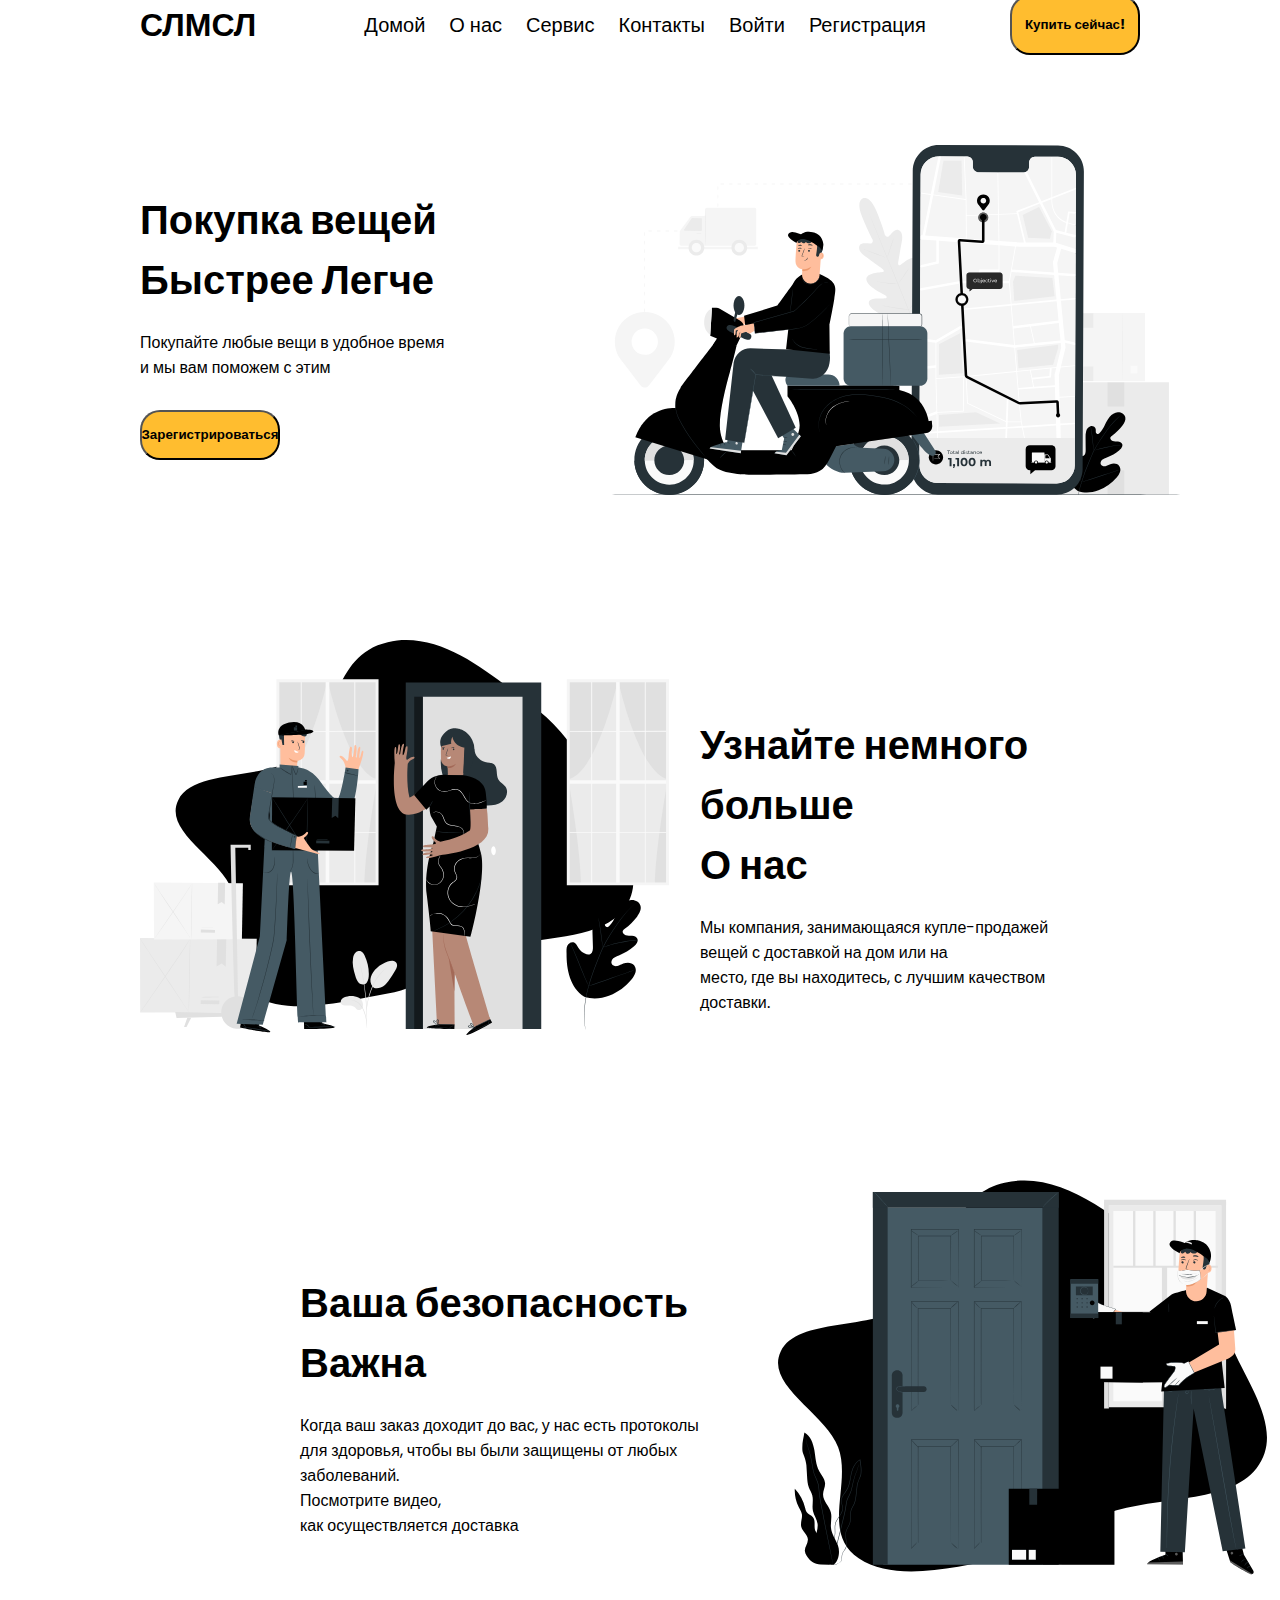
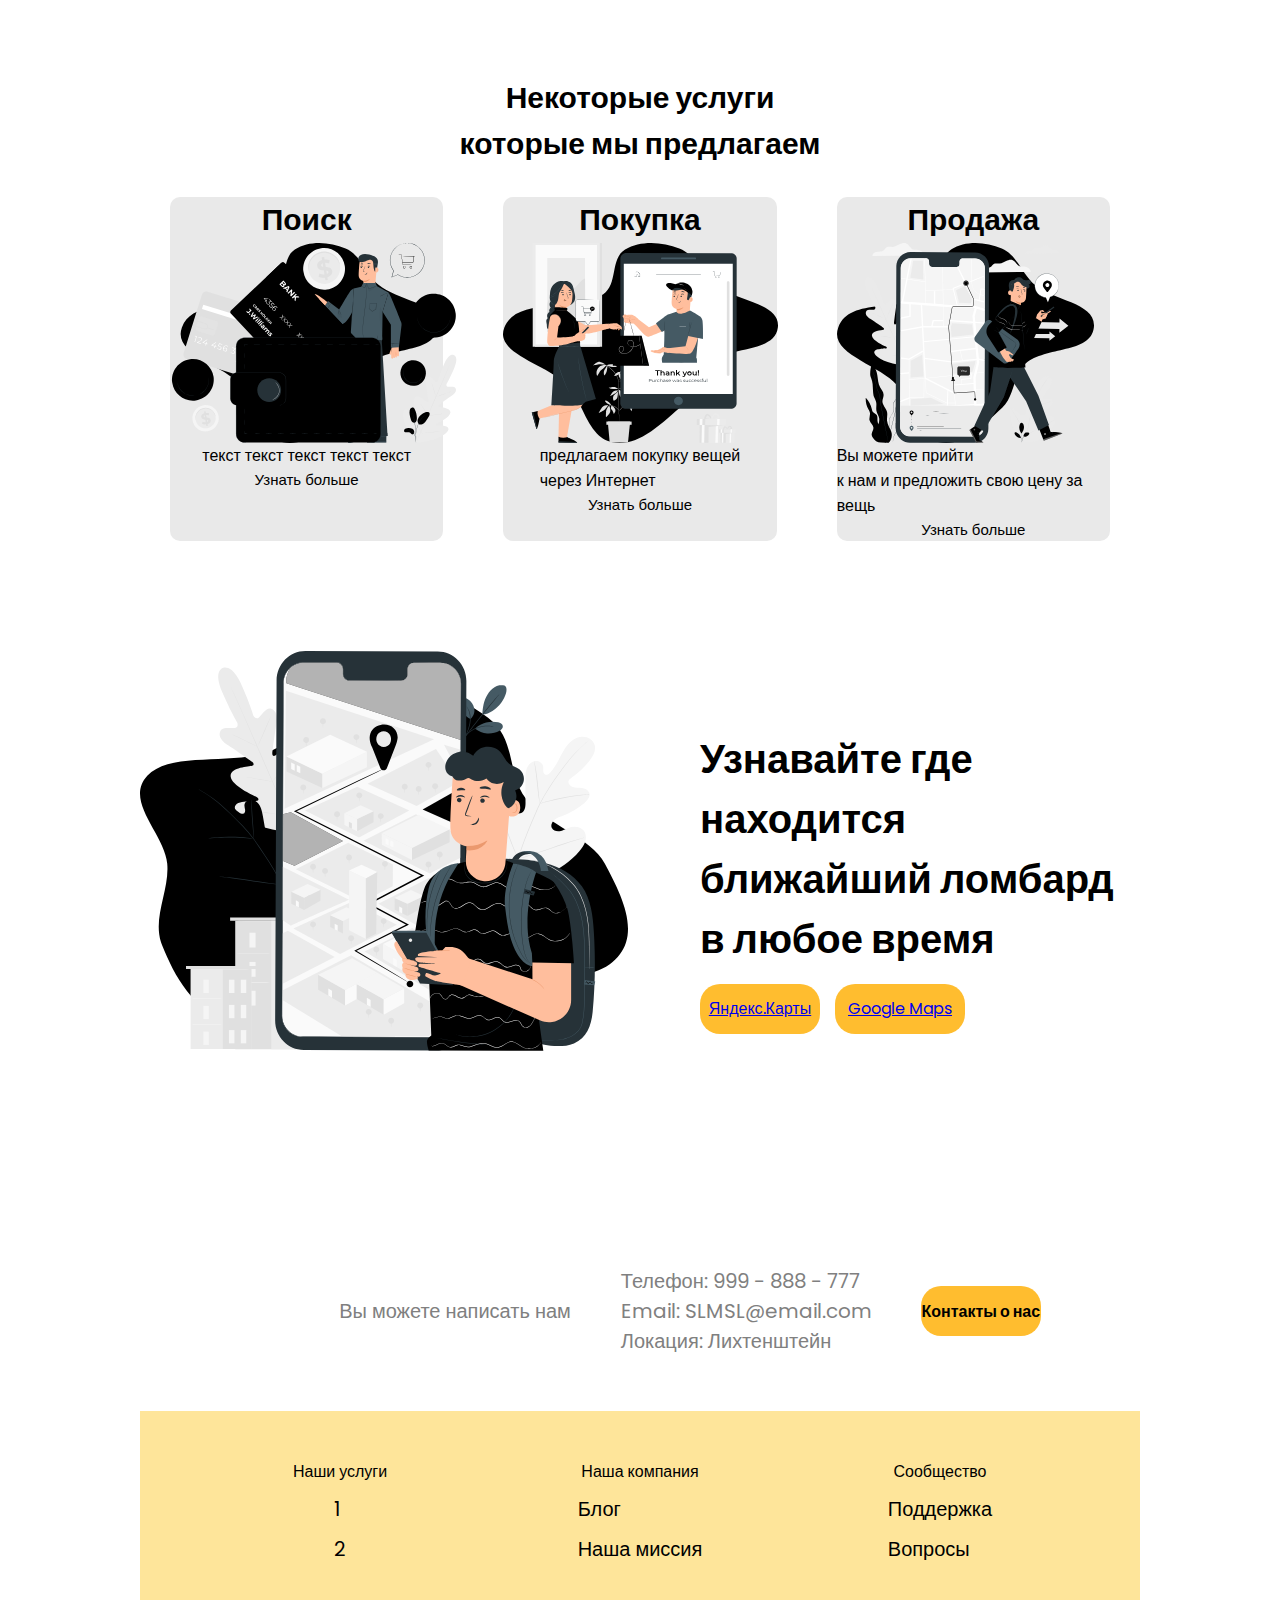
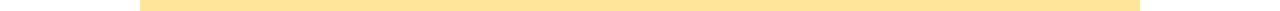
<file: index.html>
<!DOCTYPE html>
<html lang="en">

<head>
    <meta charset="UTF-8">
    <meta http-equiv="X-UA-Compatible" content="IE=edge">
    <meta name="viewport" content="width=device-width, initial-scale=1.0">
    <title>SLMSL</title>
    <link rel="preconnect" href="https://fonts.googleapis.com">
    <link rel="preconnect" href="https://fonts.gstatic.com" crossorigin>
    <link
        href="https://fonts.googleapis.com/css2?family=Fruktur&family=Poppins:ital,wght@0,100;0,200;0,300;0,400;0,500;0,600;0,700;0,800;0,900;1,100;1,200;1,300;1,400;1,500;1,600;1,700;1,800;1,900&display=swap"
        rel="stylesheet">

    <link rel="stylesheet" href="Delivery.css">
</head>
<body>
    <div class="site">
        <section class="site__wrapper">
            <div class="site_menu">
                <div class="menu__logo">
                    СЛМСЛ
                </div>
                <div class="menu__list">
                <a class="menu__link" href="index.html">Домой</a>
                <a class="menu__link" href="#about_us" >О нас</a>
                <a class="menu__link" href="#service" >Сервис</a>
                <a class="menu__link" href="#contacts" >Контакты</a>
                <a class="menu__link" href="enter.html" >Войти</a>
                <a class="menu__link" href="register.html" >Регистрация</a>
            </div>
            <button class="Button1" id="alert"><b>Купить сейчас!</b></button>
            </div>
            <div class="site_content">
                <div class="slider1">
                    <div class="slider__block1">
                        <div class="main1">
                            <div class="Golova1"><b>Покупка вещей<br>Быстрее Легче</b></div>
                            <div class="Text1">Покупайте любые вещи в удобное время<br>и мы вам поможем с этим
                            </div>
                            <button class="Button2" id="reg"><b>Зарегистрироваться</b></button>
                        </div>
                        <div class="image1">
                            <img src="img/home-ilustration.svg">
                        </div>
                        </div>
                    </div>
                    <div id="about_us" class="slider2">
                        <div class="slider__block2">
                            <div class="image2">
                                <img src="img/about-ilustration.svg">
                            </div>
                            <div class="main2">
                                <div class="Golova2"><b>Узнайте немного больше
                                <br> О нас</b></div>
                                <div class="Text2">Мы компания, занимающаяся купле-продажей<br>вещей с доставкой на дом или на <br>место, где вы находитесь, с лучшим качеством
                                <br>доставки.</div>
                            </div>
                            </div>
                        </div>
                        <div class="slider3">
                            <div class="slider__block3">
                                <div class="main3">
                                    <div class="Golova3"><b>Ваша безопасность<br>Важна</b></div>
                                    <div class="Text3">Когда ваш заказ доходит до вас, у нас есть протоколы<br>для здоровья, чтобы вы были защищены от любых заболеваний.<br>Посмотрите видео,<br>как осуществляется доставка</div>
                                </div>
                                <div class="image3">
                                    <img src="img/security-ilustration.svg">
                                </div>
                                </div>
                            </div>
                            <div id="service" class="slider4">
                                <div class="slider__block4">
                                    <div class="Golova4"><b>Некоторые услуги</b></div>
                                    <div class="Golova4_1"><b>которые мы предлагаем</b></div>
                                    <div class="Services">
                                        <div class="service">
                                            <div class="golova_Service"><b>Поиск</b></div>
                                            <div class="img_Service"><img src="img/services1-ilustration.svg"></div>
                                            <div class="text_Service">текст текст текст текст текст</div>
                                            <div class="Learn_Service">Узнать больше</div>
                                        </div>
                                        <div class="service">
                                            <div class="golova_Service"><b>Покупка</b></div>
                                            <div class="img_Service"><img src="img/services2-ilustration.svg"></div>
                                            <div class="text_Service">предлагаем покупку вещей<br>через Интернет</div>
                                            <div class="Learn_Service">Узнать больше</div>
                                        </div>
                                        <div class="service">
                                            <div class="golova_Service"><b>Продажа</b></div>
                                            <div class="img_Service"><img src="img/services3-ilustration.svg"></div>
                                            <div class="text_Service">Вы можете прийти<br>к нам и предложить свою цену за вещь</div>
                                            <div class="Learn_Service">Узнать больше</div>
                                        </div>
                                    </div>
                                </div>
                    </div>
                    <div class="slider5">
                        <div class="slider__block5">
                            <div class="image5">
                                <img src="img/app-ilustration.svg">
                            </div>
                            <div class="main5">
                                <div class="Golova5"><b>Узнавайте где находится ближайший ломбард<br>в любое время</b></div>
                                    <div class="Stores">
                                        <div class="Yandex"><a href="https://yandex.ru/maps/">Яндекс.Карты</a></div>
                                        <div class="Google"><a href="https://www.google.ru/maps/"> Google Maps</a></div>
                                    </div>
                            </div>
                            </div>
                        </div>
                        <div id="contacts" class="Contacts">
                            <div class="text_cont">Вы можете написать нам</div>
                            <div class="cont">
                                <div class="telephone">Телефон: 999 - 888 - 777</div>
                                <div class="email">Email: SLMSL@email.com</div>
                                <div class="Loc">Локация: Лихтенштейн</div>
                            </div>
                            <div class="contact_button"><b>Контакты о нас</b></div>
                        </div>
                        <div class="slider6">
                            <div class="Our_services">
                                <div class="Golova6">Наши услуги</div>
                                <div class="Our_services_info">
                                    <div class="service1">1</div>
                                    <div class="service1">2</div>
                                </div>
                            </div>
                            <div class="Our_company">
                                <div class="Golova6">Наша компания</div>
                                <div class="Our_company_info">
                                    <div class="service1">Блог</div>
                                    <div class="service1">Наша миссия</div>
                                </div>
                            </div>
                            <div class="Community">
                                <div class="Golova6">Сообщество</div>
                                <div class="Community_info">
                                    <div class="service1">Поддержка</div>
                                    <div class="service1">Вопросы</div>
                                </div>
                            </div>
                        </div>
                </div>
            </div>
        </section>
    </div>
</body>
<script>
    document.getElementById('reg').addEventListener('click', function() {
        window.location.href = 'register.html';
    });
    document.getElementById('alert').addEventListener('click', function() {
        alert('Вы еще не зашли в аккаунт!!! Пройдите регистрацию, если у вас еще нет аккаунта');
    });
</script>
</html>
</file>
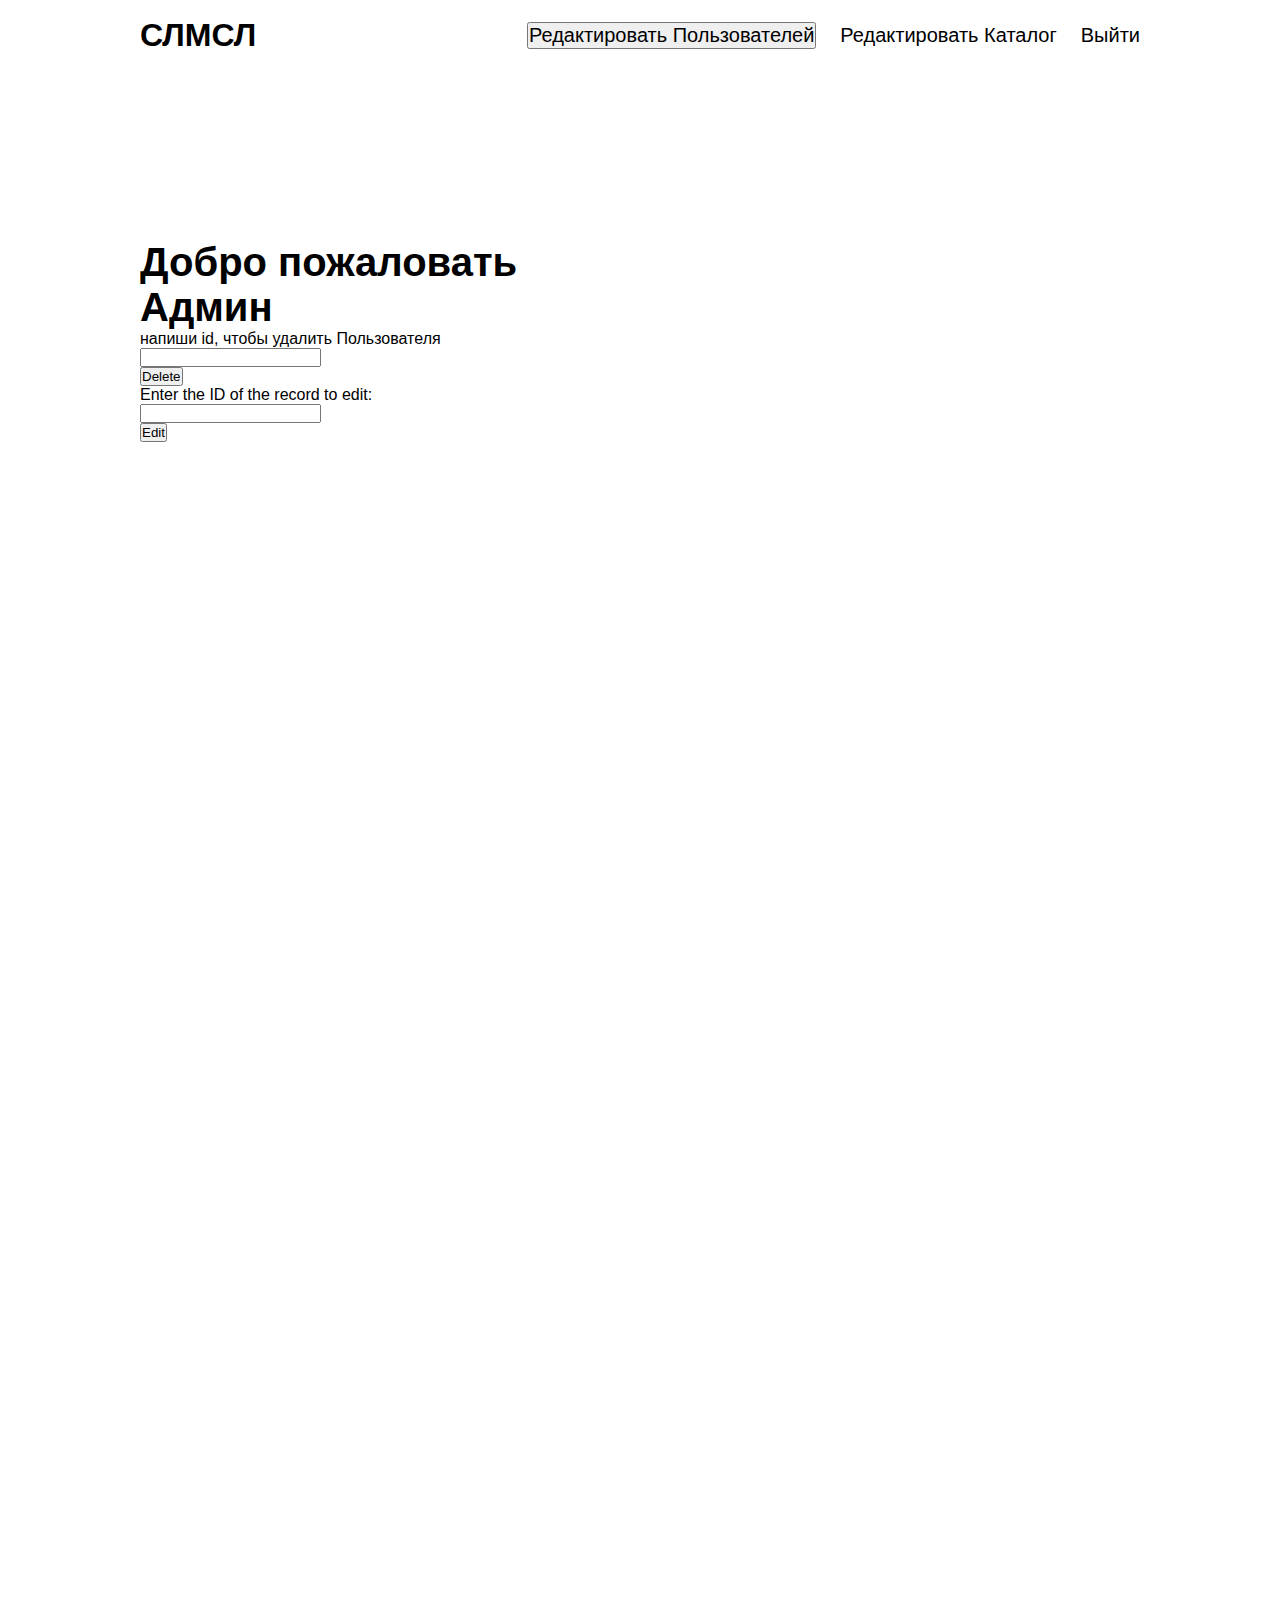
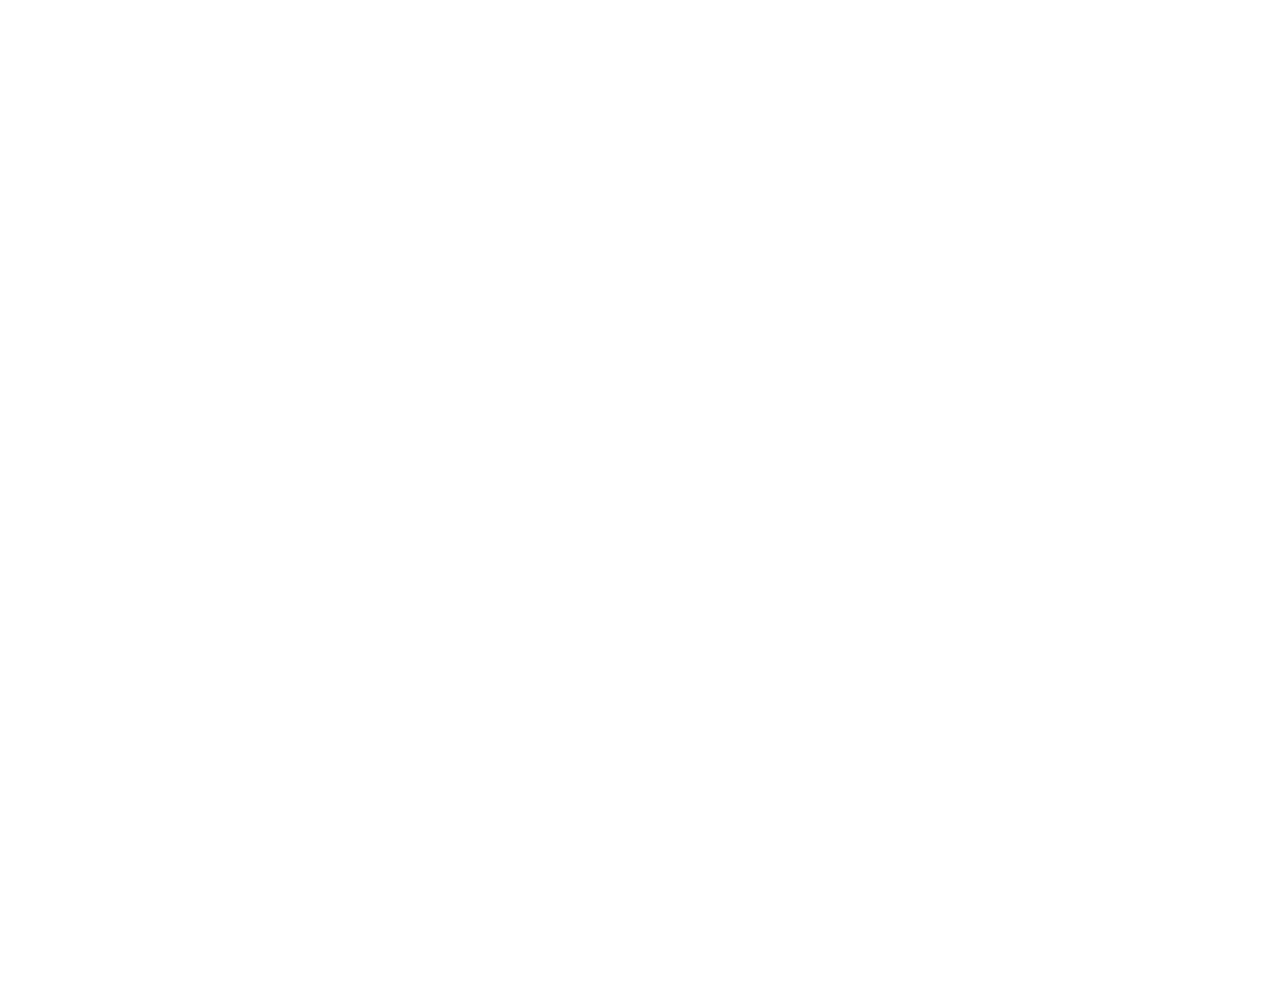
<file: admin1.html>
<!DOCTYPE html>
<html lang="en">
<head>
    <meta charset="UTF-8">
    <meta http-equiv="X-UA-Compatible" content="IE=edge">
    <meta name="viewport" content="width=device-width, initial-scale=1.0">
    <title>Admin</title>
    <link rel="stylesheet" href="admin.css">
</head>
<div class="site">
    <section class="site__wrapper">
        <div class="site_menu">
            <div class="menu__logo">
                СЛМСЛ
            </div>
            <div class="menu__list">
            <form method="post" action="redactor_user.php">
            <button type="submit" name="commit" class="menu__link">Редактировать Пользователей</button>
        </form>
        <form method="post" action="enter.php">
            <label  class="menu__link">Редактировать Каталог</label>
        </form >
            <a class="menu__link" href="index.html" >Выйти</a>
            </div>
        </div>
        <div class="site_content">
            <div class="slider1">
                <div class="slider__block1">
                    <div class="main1">
                        <div class="Golova1"><b>Добро пожаловать<br>Админ</b></div>
                        <form action="delete.php" method="post">
                            <label for="id">напиши id, чтобы удалить Пользователя </label><br>
                            <input type="text" id="id" name="id"><br>
                            <input type="submit" value="Delete">
                        </form>
                        <form action="edit.php" method="post">
                            <label for="id">Enter the ID of the record to edit:</label><br>
                            <input type="text" id="id" name="id"><br>
                            <input type="submit" value="Edit">
                        </form>
                    </div>
                    </div>
                </div>
            </div>
    </section>
</div>
</body>
</html>
</file>
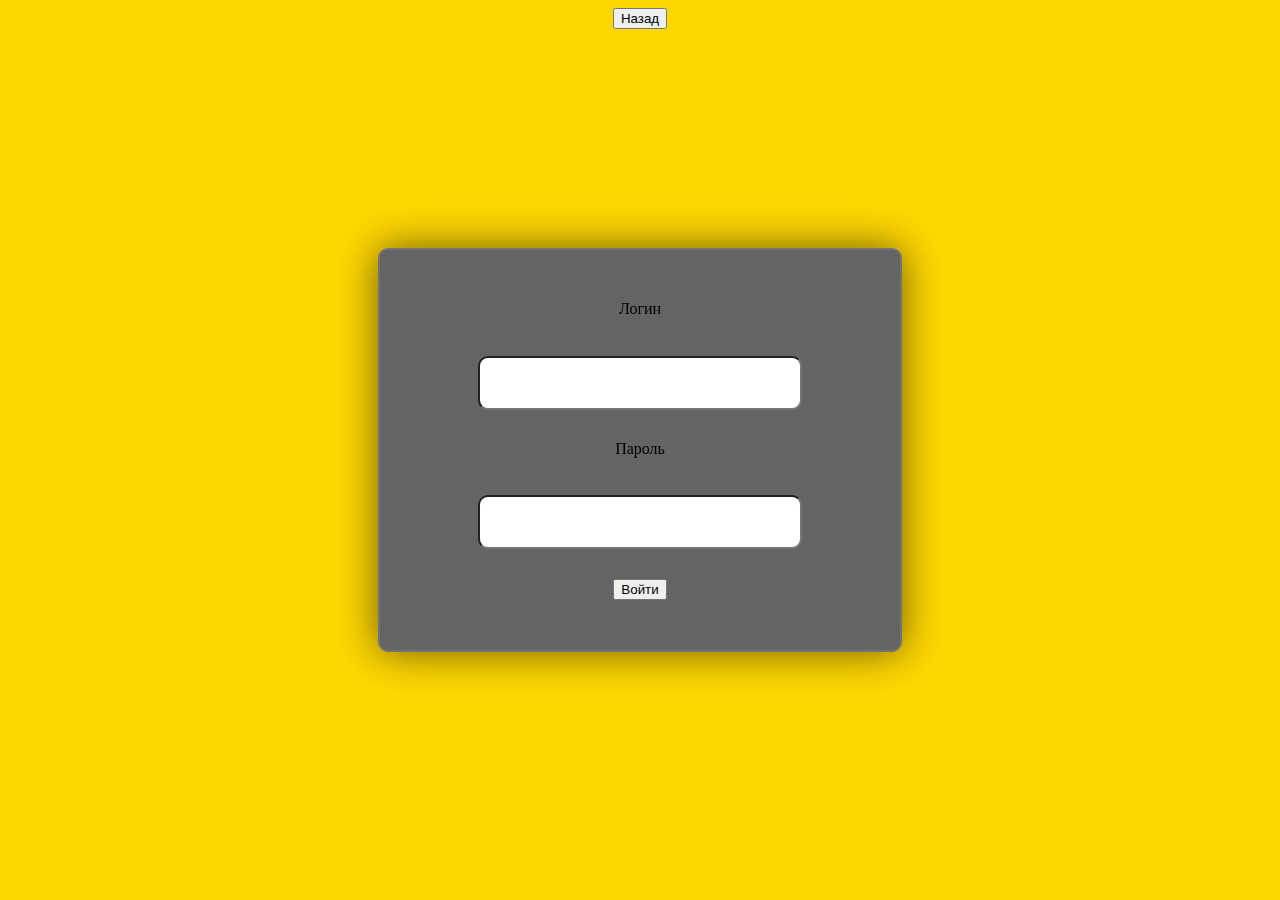
<file: enter.html>
<!DOCTYPE html>
<html lang="en">
<head>
    <meta charset="UTF-8">
    <meta http-equiv="X-UA-Compatible" content="IE=edge">
    <meta name="viewport" content="width=device-width, initial-scale=1.0">
    <title>Document</title>
    <link rel="stylesheet" href="Enter.css">
</head>
<body>
    <button id="back">Назад</button>
    <form method="post" action="enter.php" class="Form">
        <label for="login">Логин</label>
        <input type="login" name="login" value="" class="Input">
        <label for="password">Пароль</label>
        <input type="password" name="password" value="" class="Input">
        <button type="submit" name="commit" class="Button">Войти</button>
    </form>
</body>
<script>
    document.getElementById('back').addEventListener('click', function() {
        window.location.href = 'index.html';
    });
</script>
</html>
</file>
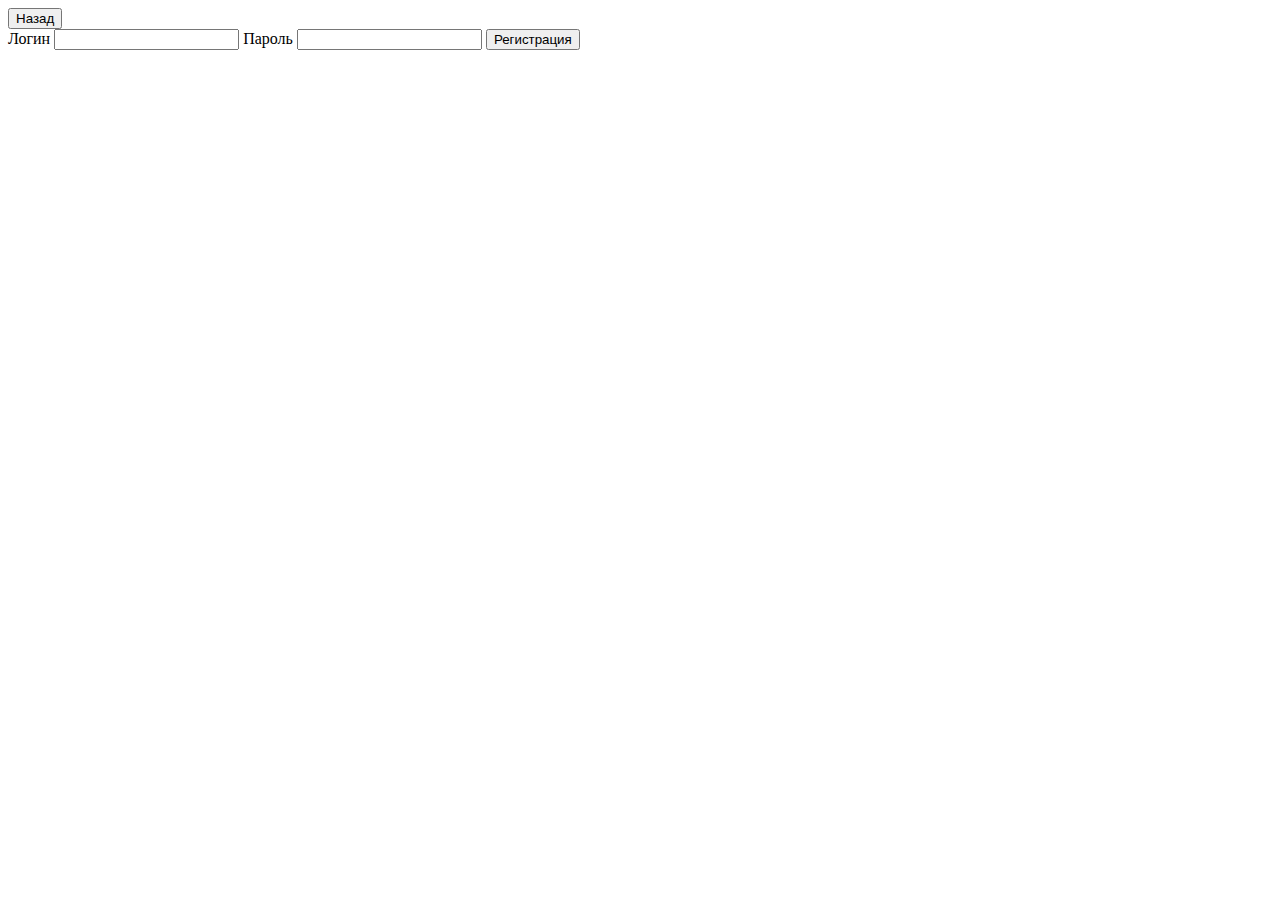
<file: register.html>
<!DOCTYPE html>
<html lang="en">
<head>
    <meta charset="UTF-8">
    <meta http-equiv="X-UA-Compatible" content="IE=edge">
    <meta name="viewport" content="width=device-width, initial-scale=1.0">
    <title>Document</title>
</head>
<body>
    <button id="back">Назад</button>
    <form method="post" action="register.php" class="Form">
        <label for="login">Логин</label>
        <input type="login" name="login" value="" class="Input">
        <label for="password">Пароль</label>
        <input type="password" name="password" value="" class="Input">
        <button type="submit" name="commit" class="Button">Регистрация</button>
    </form>
</body>
<script>
    document.getElementById('back').addEventListener('click', function() {
        window.location.href = 'index.html';
    });
</script>
</html>
</file>
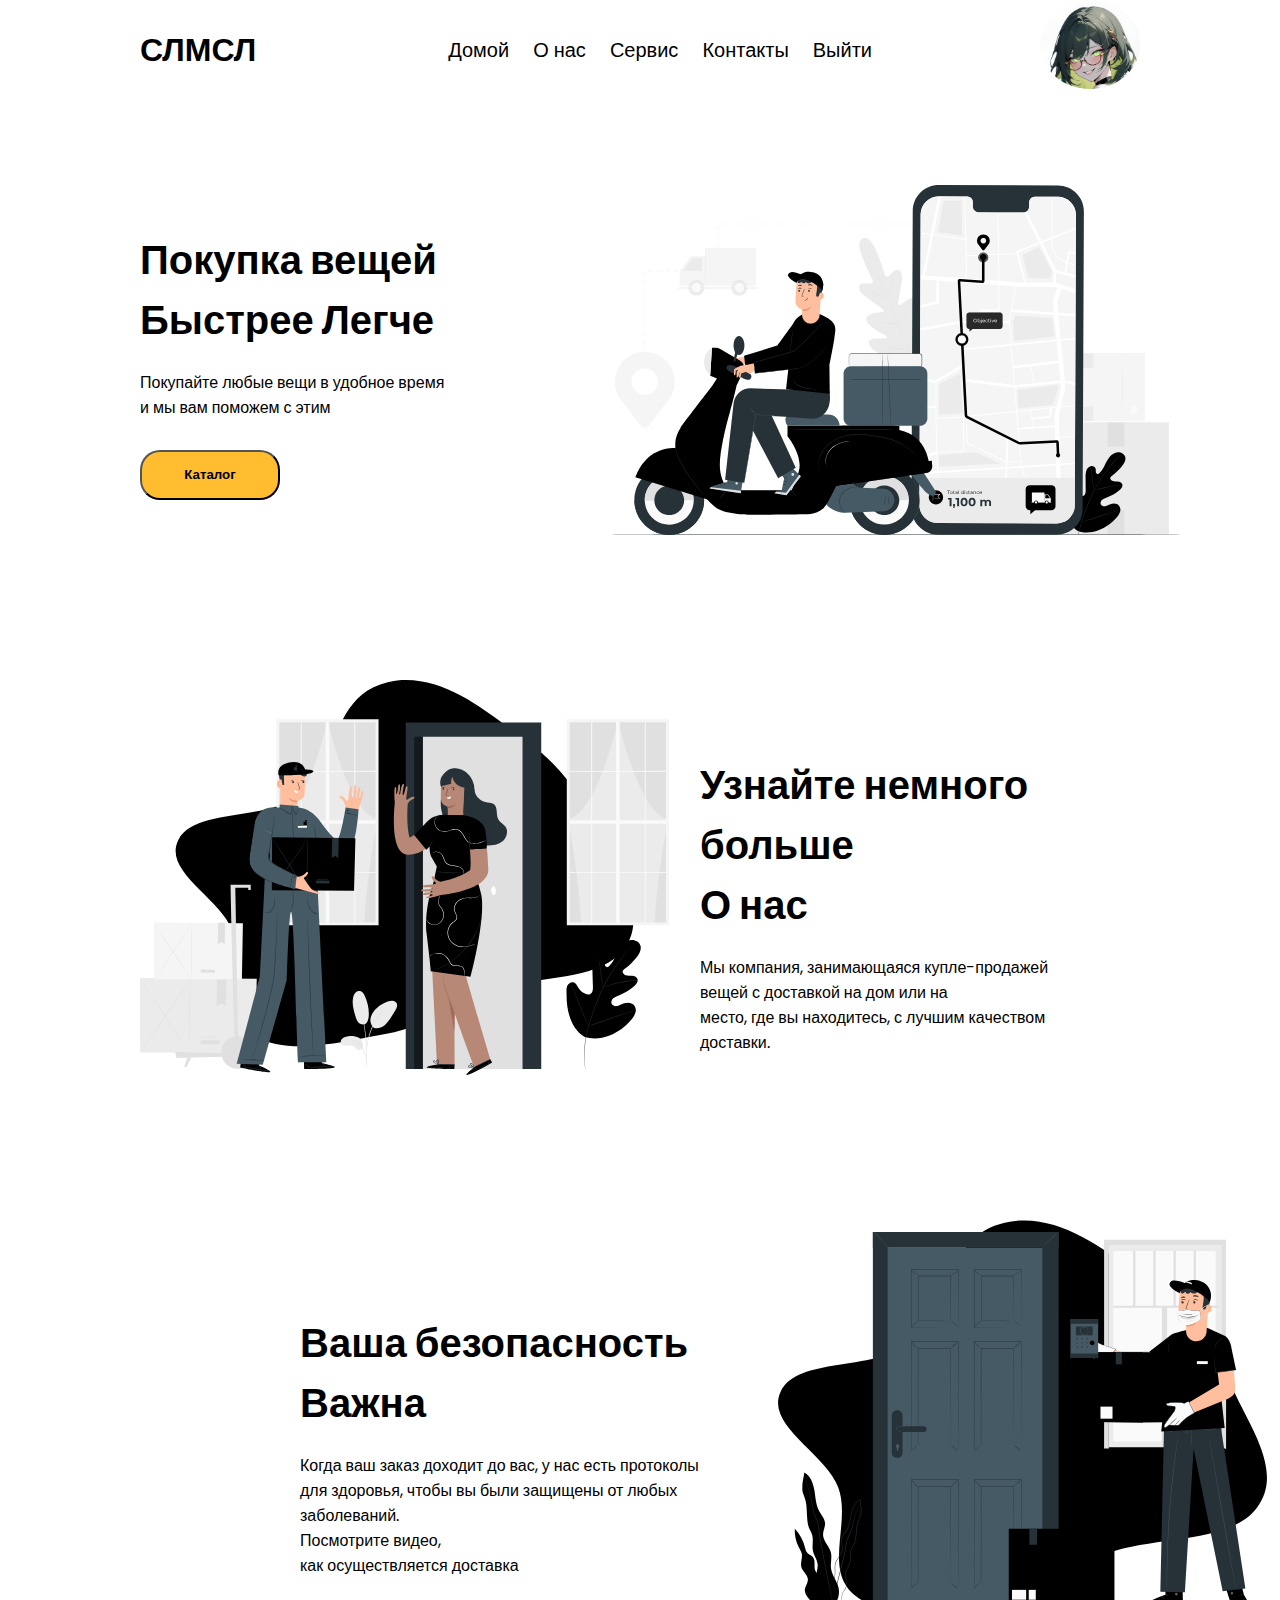
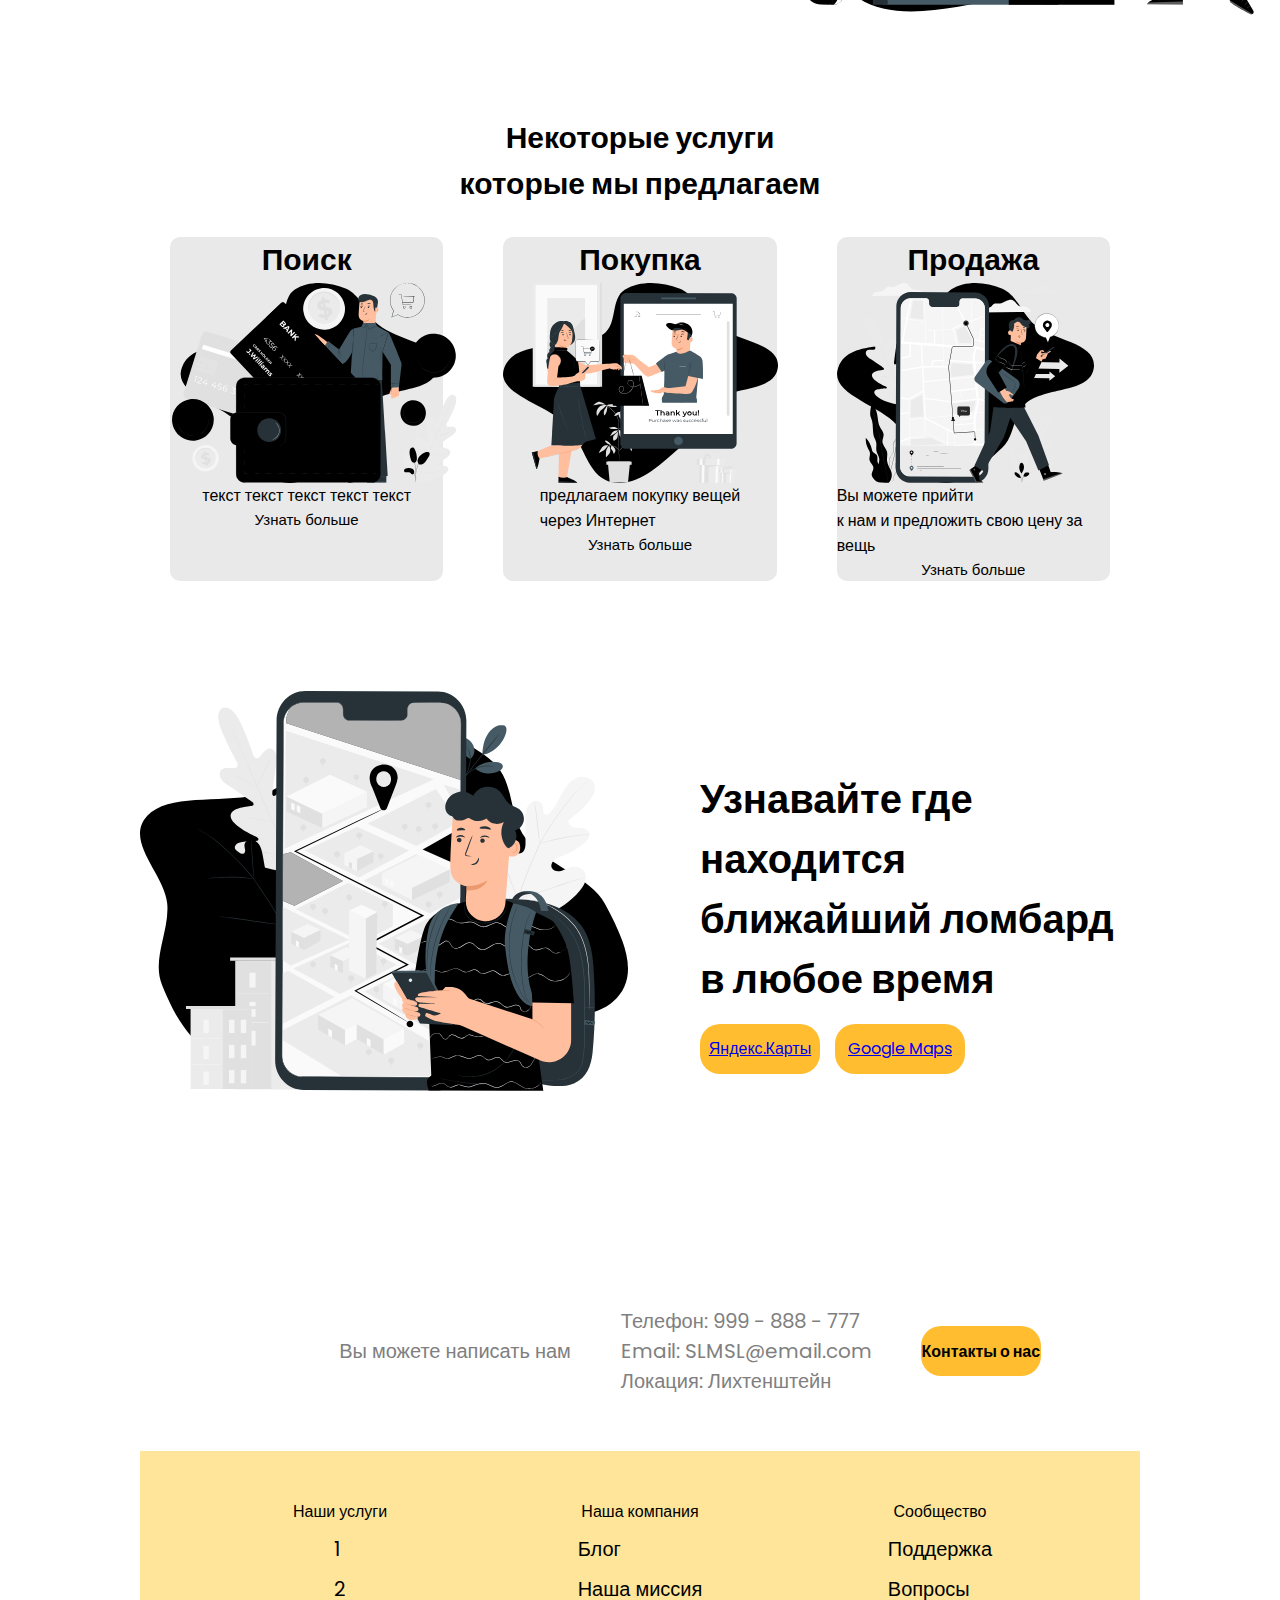
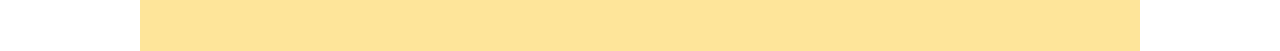
<file: user.html>
<!DOCTYPE html>
<html lang="en">

<head>
    <meta charset="UTF-8">
    <meta http-equiv="X-UA-Compatible" content="IE=edge">
    <meta name="viewport" content="width=device-width, initial-scale=1.0">
    <title>SLMSL</title>
    <link rel="preconnect" href="https://fonts.googleapis.com">
    <link rel="preconnect" href="https://fonts.gstatic.com" crossorigin>
    <link
        href="https://fonts.googleapis.com/css2?family=Fruktur&family=Poppins:ital,wght@0,100;0,200;0,300;0,400;0,500;0,600;0,700;0,800;0,900;1,100;1,200;1,300;1,400;1,500;1,600;1,700;1,800;1,900&display=swap"
        rel="stylesheet">

    <link rel="stylesheet" href="User.css">
    <link rel="stylesheet" href="IMG.css">
</head>
<body>
    <div class="site">
        <section class="site__wrapper">
            <div class="site_menu">
                <div class="menu__logo">
                  СЛМСЛ
                </div>
                <div class="menu__list">
                  <a class="menu__link" href="#home">Домой</a>
                  <a class="menu__link" href="#about_us">О нас</a>
                  <a class="menu__link" href="#service">Сервис</a>
                  <a class="menu__link" href="#contacts">Контакты</a>
                  <a class="menu__link" href="index.html">Выйти</a>
                </div>
                <div class="circle-image">
                    <img src="img/bluexl-26666281-3702545042.png" alt="">
                </div>
              </div>
            <div id="home" class="site_content">
                <div class="slider1">
                    <div class="slider__block1">
                        <div class="main1">
                            <div class="Golova1"><b>Покупка вещей<br>Быстрее Легче</b></div>
                            <div class="Text1">Покупайте любые вещи в удобное время<br>и мы вам поможем с этим
                            </div>
                            <form action="catalog_user.php" method="post"><button class="Button2" id="catalog"><b>Каталог</b></button></form>
                            
                        </div>
                        <div class="image1">
                            <img src="img/home-ilustration.svg">
                        </div>
                        </div>
                    </div>
                    <div id="about_us" class="slider2">
                        <div class="slider__block2">
                            <div class="image2">
                                <img src="img/about-ilustration.svg">
                            </div>
                            <div class="main2">
                                <div class="Golova2"><b>Узнайте немного больше
                                <br> О нас</b></div>
                                <div class="Text2">Мы компания, занимающаяся купле-продажей<br>вещей с доставкой на дом или на <br>место, где вы находитесь, с лучшим качеством
                                <br>доставки.</div>
                            </div>
                            </div>
                        </div>
                        <div class="slider3">
                            <div class="slider__block3">
                                <div class="main3">
                                    <div class="Golova3"><b>Ваша безопасность<br>Важна</b></div>
                                    <div class="Text3">Когда ваш заказ доходит до вас, у нас есть протоколы<br>для здоровья, чтобы вы были защищены от любых заболеваний.<br>Посмотрите видео,<br>как осуществляется доставка</div>
                                </div>
                                <div class="image3">
                                    <img src="img/security-ilustration.svg">
                                </div>
                                </div>
                            </div>
                            <div id="service" class="slider4">
                                <div class="slider__block4">
                                    <div class="Golova4"><b>Некоторые услуги</b></div>
                                    <div class="Golova4_1"><b>которые мы предлагаем</b></div>
                                    <div class="Services">
                                        <div class="service">
                                            <div class="golova_Service"><b>Поиск</b></div>
                                            <div class="img_Service"><img src="img/services1-ilustration.svg"></div>
                                            <div class="text_Service">текст текст текст текст текст</div>
                                            <div class="Learn_Service">Узнать больше</div>
                                        </div>
                                        <div class="service">
                                            <div class="golova_Service"><b>Покупка</b></div>
                                            <div class="img_Service"><img src="img/services2-ilustration.svg"></div>
                                            <div class="text_Service">предлагаем покупку вещей<br>через Интернет</div>
                                            <div class="Learn_Service">Узнать больше</div>
                                        </div>
                                        <div class="service">
                                            <div class="golova_Service"><b>Продажа</b></div>
                                            <div class="img_Service"><img src="img/services3-ilustration.svg"></div>
                                            <div class="text_Service">Вы можете прийти<br>к нам и предложить свою цену за вещь</div>
                                            <div class="Learn_Service">Узнать больше</div>
                                        </div>
                                    </div>
                                </div>
                    </div>
                    <div class="slider5">
                        <div class="slider__block5">
                            <div class="image5">
                                <img src="img/app-ilustration.svg">
                            </div>
                            <div class="main5">
                                <div class="Golova5"><b>Узнавайте где находится ближайший ломбард<br>в любое время</b></div>
                                    <div class="Stores">
                                        <div class="Yandex"><a href="https://yandex.ru/maps/">Яндекс.Карты</a></div>
                                        <div class="Google"><a href="https://www.google.ru/maps/"> Google Maps</a></div>
                                    </div>
                            </div>
                            </div>
                        </div>
                        <div id="contacts" class="Contacts">
                            <div class="text_cont">Вы можете написать нам</div>
                            <div class="cont">
                                <div class="telephone">Телефон: 999 - 888 - 777</div>
                                <div class="email">Email: SLMSL@email.com</div>
                                <div class="Loc">Локация: Лихтенштейн</div>
                            </div>
                            <div class="contact_button"><b>Контакты о нас</b></div>
                        </div>
                        <div class="slider6">
                            <div class="Our_services">
                                <div class="Golova6">Наши услуги</div>
                                <div class="Our_services_info">
                                    <div class="service1">1</div>
                                    <div class="service1">2</div>
                                </div>
                            </div>
                            <div class="Our_company">
                                <div class="Golova6">Наша компания</div>
                                <div class="Our_company_info">
                                    <div class="service1">Блог</div>
                                    <div class="service1">Наша миссия</div>
                                </div>
                            </div>
                            <div class="Community">
                                <div class="Golova6">Сообщество</div>
                                <div class="Community_info">
                                    <div class="service1">Поддержка</div>
                                    <div class="service1">Вопросы</div>
                                </div>
                            </div>
                        </div>
                </div>
            </div>
        </section>
    </div>
</body>
<script>
</script>
</html>
</file>
<file: Delivery.css>
* {
    margin: 0;
    padding: 0;
    box-sizing: border-box;
    font-family: 'Poppins', sans-serif;
}

html, body {
    width: 100%;
    height: 100%;
}

.site {
    width: 100%;
    height: 2600px;
    background-color: white
}

.site__wrapper {
    width: 100%;
    height: 100%;
    display: flex;
    flex-wrap: nowrap;
    flex-direction: column;
    justify-content: center;
    align-items: center;
}

.slider1{
    width: 100%;
    height: 500px;
}

.slider__block1{
    margin-top: 40px;
    width: 1000px;
    height: 500px;
    display: flex;
}

.slider__wrapper {
    width: 100%;
    height: 2650px;
    display: flex;
    flex-wrap: nowrap;
    flex-direction: row;
    justify-content: space-between;
    align-items: center;
}
.main1{
    width: 460PX;
    height: 460px;
    display: flex;
    flex-direction: column;
    flex-wrap: nowrap;
    justify-content: center;
}

.site_menu{
 height: 72px;
 width: 1000px;
 display: flex;
 flex-direction: row;
    justify-content: space-between;
    align-items: center;
    flex-wrap: nowrap;   
}
.menu__logo {
display: flex;
flex-direction: row;
flex-wrap: nowrap;
align-items: center;
font-size: 32px;
font-weight: 800;
color: black;
}
.menu__link {
    margin-left: 24px;
    color: black;
    text-decoration: none;
    font-size: 20px;
}
.menu__link :hover{
    text-decoration: underline;
}
.menu__list{
    display: flex;
flex-direction: row;
flex-wrap: nowrap;
align-items: center;
}
.site_content {
    height: 2550px;
    width: 1000px;
    display: flex;
    flex-direction: column;
    flex-wrap: nowrap;
    align-items: center;
    justify-content: flex-start;
}
.site_logo{
    color: black;
    text-decoration: none;
    font-size: 32px;
    display: flex;
    justify-content: center;
    padding-top: 70px; 
}
.image1{
    margin-top: 50px;
    display: flex;
    width: 350px;
    height: 350px;
}
.Golova1{
    font-size: 40px;
}
.Text1{
    margin-top: 20px;
}
.Button1{
    height: 60px;
    width: 130px;
    border-radius: 20px;
    background-color: rgba(255, 174, 0, 0.815);
    display: flex;
    justify-content: center;
    align-items: center;
}
.Button2{
    margin-top: 30px;
    height: 50px;
    width: 140px;
    border-radius: 20px;
    background-color: rgba(255, 174, 0, 0.815);
    display: flex;
    justify-content: center;
    align-items: center;
}
.image2{
    display: flex;
    width: 400px;
    height: 400px;
}
.Golova2{
    font-size: 40px;
}
.Text2{
    margin-top: 20px;
}
.slider2{
    margin-top: 40px;
    width: 100%;
    height: 500px;
}
.slider__block2{
    margin-top: 40px;
    width: 1000px;
    height: 500px;
    display: flex;
}
.main2{
    margin-left: 160px;
    width: 460PX;
    height: 460px;
    display: flex;
    flex-direction: column;
    flex-wrap: nowrap;
    justify-content: center;
}
.image3{
    display: flex;
    width: 400px;
    height: 400px;
}
.Golova3{
    font-size: 40px;
}
.Text3{
    margin-top: 20px;
}
.slider3{
    margin-top: 40px;
    width: 100%;
    height: 500px;
}
.slider__block3{
    margin-top: 40px;
    width: 1000px;
    height: 500px;
    display: flex;
}
.main3{
    margin-left: 160px;
    width: 460PX;
    height: 460px;
    display: flex;
    flex-direction: column;
    flex-wrap: nowrap;
    justify-content: center;
}
.Golova4{
    font-size: 30px;
    display: flex;
    align-content: center;
    justify-content: center
}
.Golova4_1{
    font-size: 30px;
    display: flex;
    align-content: center;
    justify-content: center
}
.golova_Service{
    font-size: 30px;
    display: flex;
    align-content: center;
    justify-content: center
}
.img_Service{
    display: flex;
    width: 200px;
    height: 200px;
}
.service{
    width: 400px;
    background-color: rgb(233, 233, 233);
    border-radius: 10px;
    margin: 30px;
}
.text_Service{
    display: flex;
    align-content: center;
    justify-content: center
}
.Learn_Service{
    font-size: 15px;
    display: flex;
    align-content: center;
    justify-content: center
}
.Services{
    display: flex;
}
.slider4{
    margin-top: 40px;
    width: 100%;
    height: 500px;
}
.image5{
    display: flex;
    width: 400px;
    height: 400px;
}
.Golova5{
    font-size: 40px;
}
.Text5{
    margin-top: 20px;
}
.slider5{
    margin-top: 40px;
    width: 100%;
    height: 500px;
}
.slider__block5{
    margin-top: 40px;
    width: 1000px;
    height: 500px;
    display: flex;
}
.main5{
    margin-left: 160px;
    width: 460PX;
    height: 460px;
    display: flex;
    flex-direction: column;
    flex-wrap: nowrap;
    justify-content: center;
}
.Stores{
    margin-top: 15px;
    display: flex;
}
.Google{
    margin-left: 15px;
    height: 50px;
    width: 130px;
    border-radius: 20px;
    background-color: rgba(255, 174, 0, 0.815);
    display: flex;
    justify-content: center;
    align-items: center;
}
.Yandex{
    height: 50px;
    width: 120px;
    border-radius: 20px;
    background-color: rgba(255, 174, 0, 0.815);
    display: flex;
    justify-content: center;
    align-items: center;
}
.Contacts{
    margin-top: 100px;
    display: flex;
    flex-direction: row;
    flex-wrap: nowrap;
    align-items: center;
}
.text_cont{
    margin-left: 100px;
    font-size: 20px;
    color: gray;
}
.cont{
    margin-left: 50px;
    width: 300px;
    height: 200px;
    display: flex;
    flex-direction: column;
    flex-wrap: nowrap;
    align-content: center;
    justify-content: center;
    align-items: center;
}
.telephone{
    width: 300px;
    font-size: 20px;
    color: gray;
}
.email{
    width: 300px;
    font-size: 20px;
    color: gray;
}
.Loc{
    width: 300px;
    font-size: 20px;
    color: gray;
}
.contact_button{
    height: 50px;
    width: 120px;
    border-radius: 20px;
    background-color: rgba(255, 174, 0, 0.815);
    display: flex;
    justify-content: center;
    align-items: center;
}
.slider6{
    width: 1000px;
    height: 200px;
    background-color: rgb(254, 229, 154);
    display: flex;
    flex-direction: row;
    flex-wrap: nowrap;
    justify-content: space-evenly;
    align-items: center;
}
.Our_services{
    width: 200px;
    height: 200px;
    display: flex;
    flex-direction: column;
    flex-wrap: nowrap;
    justify-content: center;
    align-items: center;
}
.Our_services_info{
    display: flex;
    flex-direction: column;
    flex-wrap: nowrap;
}
.Our_company_info{
    display: flex;
    flex-direction: column;
    flex-wrap: nowrap;
}
.Community_info{
    display: flex;
    flex-direction: column;
    flex-wrap: nowrap;
}
.service1{
    margin-top: 10px;
    cursor: pointer;
    font-size: 20px;
}
.Our_company{
    width: 200px;
    height: 200px;
    display: flex;
    flex-direction: column;
    flex-wrap: nowrap;
    justify-content: center;
    align-items: center;
}
.Community{
    width: 200px;
    height: 200px;
    display: flex;
    flex-direction: column;
    flex-wrap: nowrap;
    justify-content: center;
    align-items: center;
}
</file>
<file: admin.css>
* {
    margin: 0;
    padding: 0;
    box-sizing: border-box;
    font-family: 'Poppins', sans-serif;
}

html, body {
    width: 100%;
    height: 100%;
}

.site {
    width: 100%;
    height: 2600px;
    background-color: white
}

.site__wrapper {
    width: 100%;
    height: 100%;
    display: flex;
    flex-wrap: nowrap;
    flex-direction: column;
    justify-content: center;
    align-items: center;
}

.slider1{
    width: 100%;
    height: 500px;
}

.slider__block1{
    margin-top: 40px;
    width: 1000px;
    height: 500px;
    display: flex;
}

.slider__wrapper {
    width: 100%;
    height: 2650px;
    display: flex;
    flex-wrap: nowrap;
    flex-direction: row;
    justify-content: space-between;
    align-items: center;
}
.main1{
    width: 460PX;
    height: 460px;
    display: flex;
    flex-direction: column;
    flex-wrap: nowrap;
    justify-content: center;
}

.site_menu{
 height: 72px;
 width: 1000px;
 display: flex;
 flex-direction: row;
    justify-content: space-between;
    align-items: center;
    flex-wrap: nowrap;   
}
.menu__logo {
display: flex;
flex-direction: row;
flex-wrap: nowrap;
align-items: center;
font-size: 32px;
font-weight: 800;
color: black;
}
.menu__link {
    margin-left: 24px;
    color: black;
    text-decoration: none;
    font-size: 20px;
    cursor: pointer;
}
.menu__link :hover{
    text-decoration: underline;
}
.menu__list{
    display: flex;
flex-direction: row;
flex-wrap: nowrap;
align-items: center;
}
.site_content {
    height: 2550px;
    width: 1000px;
    display: flex;
    flex-direction: column;
    flex-wrap: nowrap;
    align-items: center;
    justify-content: flex-start;
}
.site_logo{
    color: black;
    text-decoration: none;
    font-size: 32px;
    display: flex;
    justify-content: center;
    padding-top: 70px; 
}
.image1{
    margin-top: 50px;
    display: flex;
    width: 350px;
    height: 350px;
}
.Golova1{
    font-size: 40px;
}
.Text1{
    margin-top: 20px;
}
.Button1{
    height: 60px;
    width: 130px;
    border-radius: 20px;
    background-color: rgba(255, 174, 0, 0.815);
    display: flex;
    justify-content: center;
    align-items: center;
}
</file>
<file: Enter.css>
html, body {
    background-color: gold;
    display: flex;
    align-items: center;
    flex-direction: column;
}
.Form{
    height: 300px;
    width: 450px;
    background-color: rgb(100, 100, 100);
    position: absolute;
    transform: translate(-50%,-50%);
    top: 50%;
    left: 50%;
    border-radius: 10px;
    backdrop-filter: blur(10px);
    border: 2px solid rgba(255,255,255,0.1);
    box-shadow: 0 0 40px rgba(8,7,16,0.6);
    padding: 50px 35px;
    display: flex;
    flex-direction: column;
    justify-content: space-between;
    align-content: space-around;
    flex-wrap: wrap;
    align-items: center;
}

.Input{
        display: block;
        height: 50px;
        width: 300px;
        background-color: #fff;
        border-radius: 10px;
        padding: 0 10px;
        margin-top: 8px;
        font-size: 14px;
        font-weight: 300;
    }
</file>
<file: User.css>
* {
    margin: 0;
    padding: 0;
    box-sizing: border-box;
    font-family: 'Poppins', sans-serif;
}

html, body {
    width: 100%;
    height: 100%;
}

.site {
    width: 100%;
    height: 2650px;
    background-color: white
}

.site__wrapper {
    width: 100%;
    height: 100%;
    display: flex;
    flex-wrap: nowrap;
    flex-direction: column;
    justify-content: center;
    align-items: center;
}

.slider1{
    width: 100%;
    height: 500px;
}

.slider__block1{
    margin-top: 40px;
    width: 1000px;
    height: 500px;
    display: flex;
}

.slider__wrapper {
    width: 100%;
    height: 2650px;
    display: flex;
    flex-wrap: nowrap;
    flex-direction: row;
    justify-content: space-between;
    align-items: center;
}
.main1{
    width: 460PX;
    height: 460px;
    display: flex;
    flex-direction: column;
    flex-wrap: nowrap;
    justify-content: center;
}

.site_menu{
 height: 90px;
 width: 1000px;
 display: flex;
 flex-direction: row;
    justify-content: space-between;
    align-items: center;
    flex-wrap: nowrap;   
}
.menu__logo {
display: flex;
flex-direction: row;
flex-wrap: nowrap;
align-items: center;
font-size: 32px;
font-weight: 800;
color: black;
}
.menu__link {
    margin-left: 24px;
    color: black;
    text-decoration: none;
    font-size: 20px;
}
.menu__link :hover{
    text-decoration: underline;
}
.menu__list{
    display: flex;
flex-direction: row;
flex-wrap: nowrap;
align-items: center;
}
.site_content {
    height: 2550px;
    width: 1000px;
    display: flex;
    flex-direction: column;
    flex-wrap: nowrap;
    align-items: center;
    justify-content: flex-start;
}
.site_logo{
    color: black;
    text-decoration: none;
    font-size: 32px;
    display: flex;
    justify-content: center;
    padding-top: 70px; 
}
.image1{
    margin-top: 50px;
    display: flex;
    width: 350px;
    height: 350px;
}
.Golova1{
    font-size: 40px;
}
.Text1{
    margin-top: 20px;
}
.Button1{
    height: 60px;
    width: 130px;
    border-radius: 20px;
    background-color: rgba(255, 174, 0, 0.815);
    display: flex;
    justify-content: center;
    align-items: center;
}
.Button2{
    margin-top: 30px;
    height: 50px;
    width: 140px;
    border-radius: 20px;
    background-color: rgba(255, 174, 0, 0.815);
    display: flex;
    justify-content: center;
    align-items: center;
}
.image2{
    display: flex;
    width: 400px;
    height: 400px;
}
.Golova2{
    font-size: 40px;
}
.Text2{
    margin-top: 20px;
}
.slider2{
    margin-top: 40px;
    width: 100%;
    height: 500px;
}
.slider__block2{
    margin-top: 40px;
    width: 1000px;
    height: 500px;
    display: flex;
}
.main2{
    margin-left: 160px;
    width: 460PX;
    height: 460px;
    display: flex;
    flex-direction: column;
    flex-wrap: nowrap;
    justify-content: center;
}
.image3{
    display: flex;
    width: 400px;
    height: 400px;
}
.Golova3{
    font-size: 40px;
}
.Text3{
    margin-top: 20px;
}
.slider3{
    margin-top: 40px;
    width: 100%;
    height: 500px;
}
.slider__block3{
    margin-top: 40px;
    width: 1000px;
    height: 500px;
    display: flex;
}
.main3{
    margin-left: 160px;
    width: 460PX;
    height: 460px;
    display: flex;
    flex-direction: column;
    flex-wrap: nowrap;
    justify-content: center;
}
.Golova4{
    font-size: 30px;
    display: flex;
    align-content: center;
    justify-content: center
}
.Golova4_1{
    font-size: 30px;
    display: flex;
    align-content: center;
    justify-content: center
}
.golova_Service{
    font-size: 30px;
    display: flex;
    align-content: center;
    justify-content: center
}
.img_Service{
    display: flex;
    width: 200px;
    height: 200px;
}
.service{
    width: 400px;
    background-color: rgb(233, 233, 233);
    border-radius: 10px;
    margin: 30px;
}
.text_Service{
    display: flex;
    align-content: center;
    justify-content: center
}
.Learn_Service{
    font-size: 15px;
    display: flex;
    align-content: center;
    justify-content: center
}
.Services{
    display: flex;
}
.slider4{
    margin-top: 40px;
    width: 100%;
    height: 500px;
}
.image5{
    display: flex;
    width: 400px;
    height: 400px;
}
.Golova5{
    font-size: 40px;
}
.Text5{
    margin-top: 20px;
}
.slider5{
    margin-top: 40px;
    width: 100%;
    height: 500px;
}
.slider__block5{
    margin-top: 40px;
    width: 1000px;
    height: 500px;
    display: flex;
}
.main5{
    margin-left: 160px;
    width: 460PX;
    height: 460px;
    display: flex;
    flex-direction: column;
    flex-wrap: nowrap;
    justify-content: center;
}
.Stores{
    margin-top: 15px;
    display: flex;
}
.Google{
    margin-left: 15px;
    height: 50px;
    width: 130px;
    border-radius: 20px;
    background-color: rgba(255, 174, 0, 0.815);
    display: flex;
    justify-content: center;
    align-items: center;
}
.Yandex{
    height: 50px;
    width: 120px;
    border-radius: 20px;
    background-color: rgba(255, 174, 0, 0.815);
    display: flex;
    justify-content: center;
    align-items: center;
}
.Contacts{
    margin-top: 100px;
    display: flex;
    flex-direction: row;
    flex-wrap: nowrap;
    align-items: center;
}
.text_cont{
    margin-left: 100px;
    font-size: 20px;
    color: gray;
}
.cont{
    margin-left: 50px;
    width: 300px;
    height: 200px;
    display: flex;
    flex-direction: column;
    flex-wrap: nowrap;
    align-content: center;
    justify-content: center;
    align-items: center;
}
.telephone{
    width: 300px;
    font-size: 20px;
    color: gray;
}
.email{
    width: 300px;
    font-size: 20px;
    color: gray;
}
.Loc{
    width: 300px;
    font-size: 20px;
    color: gray;
}
.contact_button{
    height: 50px;
    width: 120px;
    border-radius: 20px;
    background-color: rgba(255, 174, 0, 0.815);
    display: flex;
    justify-content: center;
    align-items: center;
}
.slider6{
    width: 1000px;
    height: 200px;
    background-color: rgb(254, 229, 154);
    display: flex;
    flex-direction: row;
    flex-wrap: nowrap;
    justify-content: space-evenly;
    align-items: center;
}
.Our_services{
    width: 200px;
    height: 200px;
    display: flex;
    flex-direction: column;
    flex-wrap: nowrap;
    justify-content: center;
    align-items: center;
}
.Our_services_info{
    display: flex;
    flex-direction: column;
    flex-wrap: nowrap;
}
.Our_company_info{
    display: flex;
    flex-direction: column;
    flex-wrap: nowrap;
}
.Community_info{
    display: flex;
    flex-direction: column;
    flex-wrap: nowrap;
}
.service1{
    margin-top: 10px;
    cursor: pointer;
    font-size: 20px;
}
.Our_company{
    width: 200px;
    height: 200px;
    display: flex;
    flex-direction: column;
    flex-wrap: nowrap;
    justify-content: center;
    align-items: center;
}
.Community{
    width: 200px;
    height: 200px;
    display: flex;
    flex-direction: column;
    flex-wrap: nowrap;
    justify-content: center;
    align-items: center;
}
</file>
<file: IMG.css>
.circle-image {
    width: 100px;
    height: 100px;
    text-align: center;
}

.circle-image img {
    width: 100px;
    border-radius: 50%;
  }
</file>
